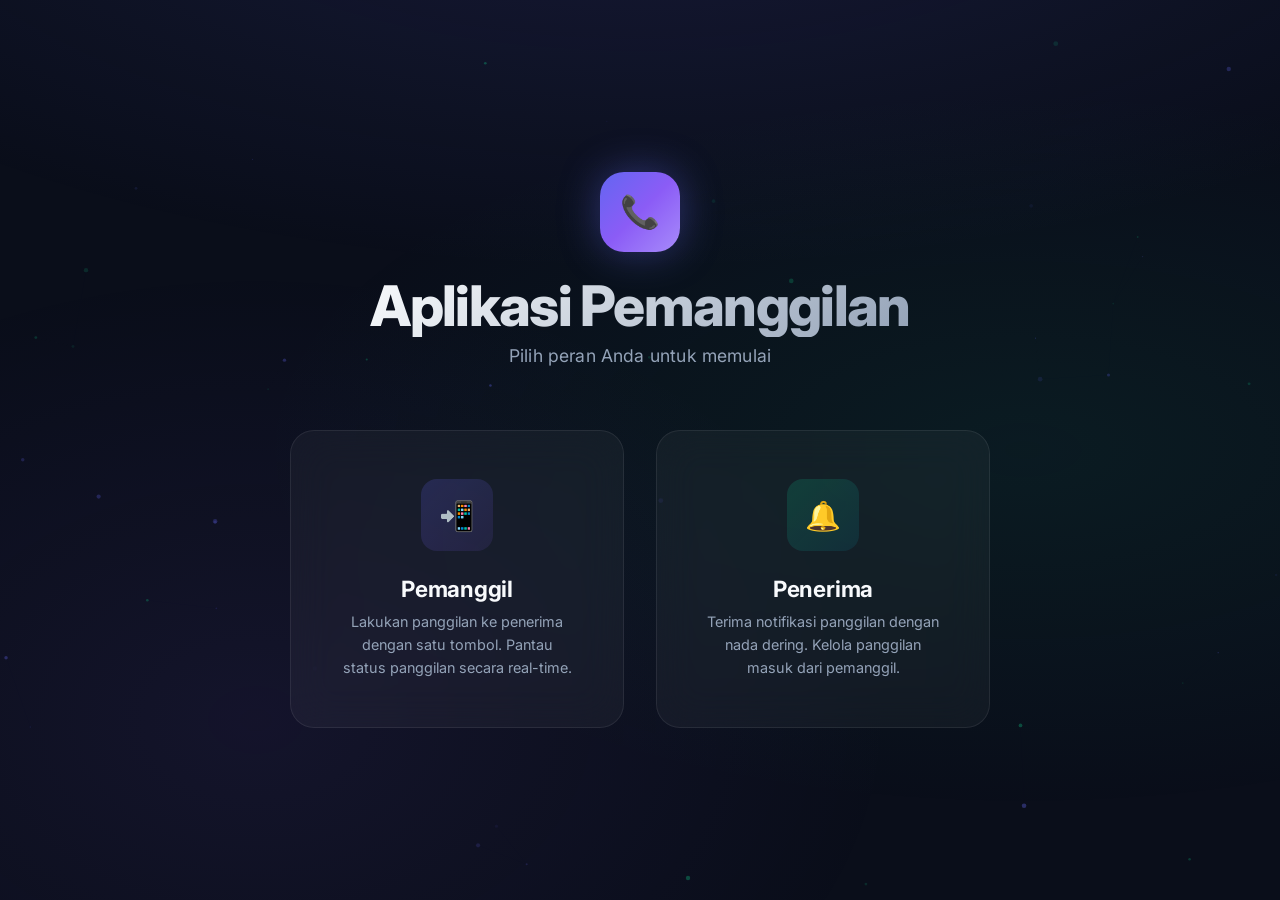
<file: AplikasiPemanggilan/index.html>
<!DOCTYPE html>
<html lang="id">
<head>
  <meta charset="UTF-8">
  <meta name="viewport" content="width=device-width, initial-scale=1.0">
  <meta name="description" content="Aplikasi Pemanggilan - Sistem panggilan real-time antara pemanggil dan penerima">
  <title>Aplikasi Pemanggilan</title>
  <link rel="stylesheet" href="css/style.css">
</head>
<body>
  <div class="app-container">
    <!-- Landing Header -->
    <header class="landing-header">
      <div class="landing-logo" id="landing-logo">
        📞
      </div>
      <h1 class="landing-title">Aplikasi Pemanggilan</h1>
      <p class="landing-subtitle">Pilih peran Anda untuk memulai</p>
    </header>

    <!-- Role Selection Cards -->
    <div class="role-cards">
      <a href="pemanggil.html" class="role-card caller" id="role-caller">
        <div class="role-icon">📲</div>
        <h2 class="role-card-title">Pemanggil</h2>
        <p class="role-card-desc">
          Lakukan panggilan ke penerima dengan satu tombol. 
          Pantau status panggilan secara real-time.
        </p>
      </a>

      <a href="penerima.html" class="role-card receiver" id="role-receiver">
        <div class="role-icon">🔔</div>
        <h2 class="role-card-title">Penerima</h2>
        <p class="role-card-desc">
          Terima notifikasi panggilan dengan nada dering. 
          Kelola panggilan masuk dari pemanggil.
        </p>
      </a>
    </div>
  </div>

  <!-- Floating particles for visual appeal -->
  <canvas id="particles-canvas"></canvas>

  <script>
    // Simple particle animation background
    const canvas = document.getElementById('particles-canvas');
    const ctx = canvas.getContext('2d');

    canvas.style.position = 'fixed';
    canvas.style.top = '0';
    canvas.style.left = '0';
    canvas.style.width = '100%';
    canvas.style.height = '100%';
    canvas.style.pointerEvents = 'none';
    canvas.style.zIndex = '0';

    let particles = [];
    const PARTICLE_COUNT = 50;

    function resize() {
      canvas.width = window.innerWidth;
      canvas.height = window.innerHeight;
    }

    function createParticle() {
      return {
        x: Math.random() * canvas.width,
        y: Math.random() * canvas.height,
        vx: (Math.random() - 0.5) * 0.3,
        vy: (Math.random() - 0.5) * 0.3,
        size: Math.random() * 2 + 0.5,
        opacity: Math.random() * 0.3 + 0.05,
        color: Math.random() > 0.5 ? '99, 102, 241' : '16, 185, 129'
      };
    }

    function initParticles() {
      particles = [];
      for (let i = 0; i < PARTICLE_COUNT; i++) {
        particles.push(createParticle());
      }
    }

    function animate() {
      ctx.clearRect(0, 0, canvas.width, canvas.height);

      particles.forEach(p => {
        p.x += p.vx;
        p.y += p.vy;

        if (p.x < 0 || p.x > canvas.width) p.vx *= -1;
        if (p.y < 0 || p.y > canvas.height) p.vy *= -1;

        ctx.beginPath();
        ctx.arc(p.x, p.y, p.size, 0, Math.PI * 2);
        ctx.fillStyle = `rgba(${p.color}, ${p.opacity})`;
        ctx.fill();
      });

      // Draw connections
      for (let i = 0; i < particles.length; i++) {
        for (let j = i + 1; j < particles.length; j++) {
          const dx = particles[i].x - particles[j].x;
          const dy = particles[i].y - particles[j].y;
          const dist = Math.sqrt(dx * dx + dy * dy);

          if (dist < 150) {
            ctx.beginPath();
            ctx.moveTo(particles[i].x, particles[i].y);
            ctx.lineTo(particles[j].x, particles[j].y);
            ctx.strokeStyle = `rgba(148, 163, 184, ${0.03 * (1 - dist / 150)})`;
            ctx.lineWidth = 0.5;
            ctx.stroke();
          }
        }
      }

      requestAnimationFrame(animate);
    }

    window.addEventListener('resize', resize);
    resize();
    initParticles();
    animate();
  </script>
</body>
</html>
</file>
<file: AplikasiPemanggilan/css/style.css>
/* ================================================
   APLIKASI PEMANGGILAN - Design System
   Modern Glassmorphism + Dark Theme
   ================================================ */

/* Google Fonts */
@import url('https://fonts.googleapis.com/css2?family=Inter:wght@300;400;500;600;700;800;900&family=JetBrains+Mono:wght@400;500&display=swap');

/* CSS Custom Properties */
:root {
  /* Color Palette */
  --bg-primary: #0a0e1a;
  --bg-secondary: #111827;
  --bg-card: rgba(17, 24, 39, 0.6);
  --bg-glass: rgba(255, 255, 255, 0.04);
  --bg-glass-hover: rgba(255, 255, 255, 0.08);
  
  --accent-caller: #6366f1;
  --accent-caller-light: #818cf8;
  --accent-caller-glow: rgba(99, 102, 241, 0.4);
  --accent-caller-gradient: linear-gradient(135deg, #6366f1, #8b5cf6, #a78bfa);
  
  --accent-receiver: #10b981;
  --accent-receiver-light: #34d399;
  --accent-receiver-glow: rgba(16, 185, 129, 0.4);
  --accent-receiver-gradient: linear-gradient(135deg, #10b981, #06b6d4, #22d3ee);
  
  --accent-danger: #ef4444;
  --accent-danger-light: #f87171;
  --accent-danger-glow: rgba(239, 68, 68, 0.4);
  
  --accent-warning: #f59e0b;
  --accent-warning-light: #fbbf24;
  
  --text-primary: #f8fafc;
  --text-secondary: #94a3b8;
  --text-muted: #64748b;
  
  --border-color: rgba(255, 255, 255, 0.08);
  --border-glow: rgba(255, 255, 255, 0.15);
  
  /* Spacing */
  --space-xs: 0.25rem;
  --space-sm: 0.5rem;
  --space-md: 1rem;
  --space-lg: 1.5rem;
  --space-xl: 2rem;
  --space-2xl: 3rem;
  --space-3xl: 4rem;
  
  /* Typography */
  --font-primary: 'Inter', -apple-system, BlinkMacSystemFont, sans-serif;
  --font-mono: 'JetBrains Mono', monospace;
  
  /* Borders */
  --radius-sm: 8px;
  --radius-md: 12px;
  --radius-lg: 16px;
  --radius-xl: 24px;
  --radius-full: 9999px;
  
  /* Shadows */
  --shadow-sm: 0 2px 8px rgba(0, 0, 0, 0.3);
  --shadow-md: 0 4px 16px rgba(0, 0, 0, 0.4);
  --shadow-lg: 0 8px 32px rgba(0, 0, 0, 0.5);
  --shadow-xl: 0 16px 64px rgba(0, 0, 0, 0.6);
  
  /* Transitions */
  --transition-fast: 150ms cubic-bezier(0.4, 0, 0.2, 1);
  --transition-base: 250ms cubic-bezier(0.4, 0, 0.2, 1);
  --transition-slow: 400ms cubic-bezier(0.4, 0, 0.2, 1);
  --transition-spring: 500ms cubic-bezier(0.34, 1.56, 0.64, 1);
}

/* ================================================
   RESET & BASE
   ================================================ */
*, *::before, *::after {
  margin: 0;
  padding: 0;
  box-sizing: border-box;
}

html {
  font-size: 16px;
  scroll-behavior: smooth;
  -webkit-font-smoothing: antialiased;
  -moz-osx-font-smoothing: grayscale;
}

body {
  font-family: var(--font-primary);
  background: var(--bg-primary);
  color: var(--text-primary);
  min-height: 100vh;
  overflow-x: hidden;
  position: relative;
}

/* Animated Background */
body::before {
  content: '';
  position: fixed;
  top: 0;
  left: 0;
  width: 100%;
  height: 100%;
  background: 
    radial-gradient(ellipse 80% 50% at 50% -20%, rgba(99, 102, 241, 0.15), transparent),
    radial-gradient(ellipse 60% 40% at 80% 50%, rgba(16, 185, 129, 0.08), transparent),
    radial-gradient(ellipse 50% 50% at 20% 80%, rgba(139, 92, 246, 0.08), transparent);
  pointer-events: none;
  z-index: 0;
}

body.caller-theme::before {
  background: 
    radial-gradient(ellipse 80% 50% at 50% -20%, rgba(99, 102, 241, 0.2), transparent),
    radial-gradient(ellipse 60% 40% at 80% 50%, rgba(139, 92, 246, 0.12), transparent),
    radial-gradient(ellipse 50% 50% at 20% 80%, rgba(99, 102, 241, 0.08), transparent);
}

body.receiver-theme::before {
  background: 
    radial-gradient(ellipse 80% 50% at 50% -20%, rgba(16, 185, 129, 0.2), transparent),
    radial-gradient(ellipse 60% 40% at 80% 50%, rgba(6, 182, 212, 0.12), transparent),
    radial-gradient(ellipse 50% 50% at 20% 80%, rgba(16, 185, 129, 0.08), transparent);
}

/* ================================================
   LAYOUT
   ================================================ */
.app-container {
  position: relative;
  z-index: 1;
  min-height: 100vh;
  display: flex;
  flex-direction: column;
  align-items: center;
  justify-content: center;
  padding: var(--space-xl);
}

/* ================================================
   LANDING PAGE
   ================================================ */
.landing-header {
  text-align: center;
  margin-bottom: var(--space-3xl);
  animation: fadeInUp 0.8s ease-out;
}

.landing-logo {
  width: 80px;
  height: 80px;
  border-radius: var(--radius-xl);
  background: var(--accent-caller-gradient);
  display: flex;
  align-items: center;
  justify-content: center;
  margin: 0 auto var(--space-lg);
  font-size: 2rem;
  box-shadow: 0 0 40px var(--accent-caller-glow);
  animation: pulse-glow 3s ease-in-out infinite;
}

.landing-title {
  font-size: clamp(2rem, 5vw, 3.5rem);
  font-weight: 800;
  letter-spacing: -0.03em;
  background: linear-gradient(135deg, #f8fafc, #94a3b8);
  -webkit-background-clip: text;
  -webkit-text-fill-color: transparent;
  background-clip: text;
  line-height: 1.1;
  margin-bottom: var(--space-sm);
}

.landing-subtitle {
  font-size: 1.1rem;
  color: var(--text-secondary);
  font-weight: 400;
  letter-spacing: 0.01em;
}

/* Role Selection Cards */
.role-cards {
  display: grid;
  grid-template-columns: repeat(auto-fit, minmax(280px, 1fr));
  gap: var(--space-xl);
  max-width: 700px;
  width: 100%;
  animation: fadeInUp 0.8s ease-out 0.2s both;
}

.role-card {
  position: relative;
  background: var(--bg-glass);
  backdrop-filter: blur(20px);
  -webkit-backdrop-filter: blur(20px);
  border: 1px solid var(--border-color);
  border-radius: var(--radius-xl);
  padding: var(--space-2xl);
  text-align: center;
  cursor: pointer;
  transition: all var(--transition-slow);
  overflow: hidden;
  text-decoration: none;
  color: inherit;
  display: block;
}

.role-card::before {
  content: '';
  position: absolute;
  top: 0;
  left: 0;
  right: 0;
  height: 3px;
  border-radius: var(--radius-xl) var(--radius-xl) 0 0;
  opacity: 0;
  transition: opacity var(--transition-base);
}

.role-card:hover {
  transform: translateY(-8px) scale(1.02);
  border-color: var(--border-glow);
  box-shadow: var(--shadow-xl);
}

.role-card:hover::before {
  opacity: 1;
}

.role-card.caller::before {
  background: var(--accent-caller-gradient);
}

.role-card.receiver::before {
  background: var(--accent-receiver-gradient);
}

.role-card:hover.caller {
  box-shadow: var(--shadow-xl), 0 0 60px var(--accent-caller-glow);
}

.role-card:hover.receiver {
  box-shadow: var(--shadow-xl), 0 0 60px var(--accent-receiver-glow);
}

.role-icon {
  width: 72px;
  height: 72px;
  border-radius: var(--radius-lg);
  display: flex;
  align-items: center;
  justify-content: center;
  margin: 0 auto var(--space-lg);
  font-size: 1.8rem;
  transition: all var(--transition-slow);
}

.role-card.caller .role-icon {
  background: linear-gradient(135deg, rgba(99, 102, 241, 0.2), rgba(139, 92, 246, 0.1));
  color: var(--accent-caller-light);
}

.role-card.receiver .role-icon {
  background: linear-gradient(135deg, rgba(16, 185, 129, 0.2), rgba(6, 182, 212, 0.1));
  color: var(--accent-receiver-light);
}

.role-card:hover .role-icon {
  transform: scale(1.1);
}

.role-card-title {
  font-size: 1.4rem;
  font-weight: 700;
  margin-bottom: var(--space-sm);
  letter-spacing: -0.01em;
}

.role-card-desc {
  font-size: 0.9rem;
  color: var(--text-secondary);
  line-height: 1.6;
}

/* ================================================
   DASHBOARD LAYOUT
   ================================================ */
.dashboard {
  width: 100%;
  max-width: 900px;
  margin: 0 auto;
}

.dashboard-header {
  display: flex;
  align-items: center;
  justify-content: space-between;
  padding: var(--space-lg) 0;
  margin-bottom: var(--space-xl);
  animation: fadeInUp 0.6s ease-out;
}

.dashboard-brand {
  display: flex;
  align-items: center;
  gap: var(--space-md);
}

.dashboard-brand-icon {
  width: 44px;
  height: 44px;
  border-radius: var(--radius-md);
  display: flex;
  align-items: center;
  justify-content: center;
  font-size: 1.2rem;
}

.caller-theme .dashboard-brand-icon {
  background: linear-gradient(135deg, rgba(99, 102, 241, 0.2), rgba(139, 92, 246, 0.1));
  color: var(--accent-caller-light);
}

.receiver-theme .dashboard-brand-icon {
  background: linear-gradient(135deg, rgba(16, 185, 129, 0.2), rgba(6, 182, 212, 0.1));
  color: var(--accent-receiver-light);
}

.dashboard-brand-text {
  font-size: 1.1rem;
  font-weight: 600;
  letter-spacing: -0.01em;
}

.dashboard-brand-role {
  font-size: 0.75rem;
  color: var(--text-muted);
  text-transform: uppercase;
  letter-spacing: 0.08em;
  font-weight: 500;
}

.btn-back {
  display: flex;
  align-items: center;
  gap: var(--space-sm);
  padding: var(--space-sm) var(--space-md);
  background: var(--bg-glass);
  border: 1px solid var(--border-color);
  border-radius: var(--radius-full);
  color: var(--text-secondary);
  font-size: 0.85rem;
  font-family: var(--font-primary);
  cursor: pointer;
  transition: all var(--transition-base);
  text-decoration: none;
}

.btn-back:hover {
  background: var(--bg-glass-hover);
  color: var(--text-primary);
  border-color: var(--border-glow);
}

/* ================================================
   STATUS CARDS
   ================================================ */
.status-grid {
  display: grid;
  grid-template-columns: repeat(auto-fit, minmax(200px, 1fr));
  gap: var(--space-md);
  margin-bottom: var(--space-xl);
  animation: fadeInUp 0.6s ease-out 0.1s both;
}

.status-card {
  background: var(--bg-glass);
  backdrop-filter: blur(20px);
  -webkit-backdrop-filter: blur(20px);
  border: 1px solid var(--border-color);
  border-radius: var(--radius-lg);
  padding: var(--space-lg);
  transition: all var(--transition-base);
}

.status-card:hover {
  border-color: var(--border-glow);
}

.status-card-label {
  font-size: 0.75rem;
  color: var(--text-muted);
  text-transform: uppercase;
  letter-spacing: 0.08em;
  font-weight: 500;
  margin-bottom: var(--space-sm);
}

.status-card-value {
  font-size: 1.5rem;
  font-weight: 700;
  letter-spacing: -0.02em;
}

.status-dot {
  display: inline-block;
  width: 8px;
  height: 8px;
  border-radius: 50%;
  margin-right: var(--space-sm);
  animation: pulse-dot 2s ease-in-out infinite;
}

.status-dot.online { background: var(--accent-receiver); box-shadow: 0 0 8px var(--accent-receiver-glow); }
.status-dot.offline { background: var(--text-muted); }
.status-dot.calling { background: var(--accent-warning); box-shadow: 0 0 8px rgba(245, 158, 11, 0.4); }

/* ================================================
   CALL BUTTON (Pemanggil)
   ================================================ */
.call-section {
  display: flex;
  flex-direction: column;
  align-items: center;
  justify-content: center;
  padding: var(--space-3xl) 0;
  animation: fadeInUp 0.6s ease-out 0.2s both;
}

.call-btn-wrapper {
  position: relative;
  margin-bottom: var(--space-2xl);
}

.call-btn {
  position: relative;
  width: 180px;
  height: 180px;
  border-radius: 50%;
  border: none;
  cursor: pointer;
  background: var(--accent-caller-gradient);
  color: white;
  font-size: 3rem;
  display: flex;
  align-items: center;
  justify-content: center;
  transition: all var(--transition-slow);
  box-shadow: 0 0 40px var(--accent-caller-glow), 0 8px 32px rgba(0, 0, 0, 0.3);
  z-index: 2;
  outline: none;
}

.call-btn:hover {
  transform: scale(1.08);
  box-shadow: 0 0 80px var(--accent-caller-glow), 0 8px 40px rgba(0, 0, 0, 0.4);
}

.call-btn:active {
  transform: scale(0.95);
}

.call-btn.calling {
  background: linear-gradient(135deg, var(--accent-danger), #dc2626);
  box-shadow: 0 0 60px var(--accent-danger-glow), 0 8px 32px rgba(0, 0, 0, 0.3);
  animation: call-pulse 1.5s ease-in-out infinite;
}

.call-btn.calling:hover {
  box-shadow: 0 0 80px var(--accent-danger-glow), 0 8px 40px rgba(0, 0, 0, 0.4);
}

/* Ripple rings */
.call-ripple {
  position: absolute;
  top: 50%;
  left: 50%;
  width: 180px;
  height: 180px;
  border-radius: 50%;
  transform: translate(-50%, -50%);
  border: 2px solid var(--accent-caller-light);
  opacity: 0;
  z-index: 1;
}

.call-btn.calling ~ .call-ripple {
  border-color: var(--accent-danger-light);
}

.call-ripple.active {
  animation: ripple-expand 2s ease-out infinite;
}

.call-ripple:nth-child(3) { animation-delay: 0.5s; }
.call-ripple:nth-child(4) { animation-delay: 1s; }

.call-status-text {
  font-size: 1.1rem;
  color: var(--text-secondary);
  font-weight: 500;
  text-align: center;
}

.call-status-text.active {
  color: var(--accent-danger-light);
  animation: text-pulse 1.5s ease-in-out infinite;
}

/* ================================================
   RECEIVER NOTIFICATION
   ================================================ */
.receiver-section {
  display: flex;
  flex-direction: column;
  align-items: center;
  justify-content: center;
  padding: var(--space-3xl) 0;
  animation: fadeInUp 0.6s ease-out 0.2s both;
}

.receiver-idle {
  text-align: center;
}

.receiver-idle-icon {
  width: 120px;
  height: 120px;
  border-radius: 50%;
  background: var(--bg-glass);
  border: 2px solid var(--border-color);
  display: flex;
  align-items: center;
  justify-content: center;
  margin: 0 auto var(--space-xl);
  font-size: 3rem;
  color: var(--text-muted);
  animation: float 4s ease-in-out infinite;
}

.receiver-idle-text {
  font-size: 1.2rem;
  color: var(--text-secondary);
  font-weight: 500;
  margin-bottom: var(--space-sm);
}

.receiver-idle-sub {
  font-size: 0.9rem;
  color: var(--text-muted);
}

/* Incoming call notification */
.incoming-call {
  display: none;
  flex-direction: column;
  align-items: center;
  text-align: center;
  animation: fadeInScale 0.5s var(--transition-spring);
}

.incoming-call.active {
  display: flex;
}

.incoming-call-icon {
  width: 140px;
  height: 140px;
  border-radius: 50%;
  background: linear-gradient(135deg, rgba(16, 185, 129, 0.2), rgba(6, 182, 212, 0.15));
  border: 2px solid var(--accent-receiver);
  display: flex;
  align-items: center;
  justify-content: center;
  margin-bottom: var(--space-xl);
  font-size: 3.5rem;
  color: var(--accent-receiver-light);
  animation: ring-shake 0.5s ease-in-out infinite, ring-glow 2s ease-in-out infinite;
  box-shadow: 0 0 40px var(--accent-receiver-glow);
}

.incoming-call-title {
  font-size: 1.8rem;
  font-weight: 700;
  margin-bottom: var(--space-sm);
  background: var(--accent-receiver-gradient);
  -webkit-background-clip: text;
  -webkit-text-fill-color: transparent;
  background-clip: text;
}

.incoming-call-sub {
  font-size: 1rem;
  color: var(--text-secondary);
  margin-bottom: var(--space-2xl);
}

.incoming-call-timer {
  font-size: 0.9rem;
  color: var(--text-muted);
  font-family: var(--font-mono);
  margin-bottom: var(--space-xl);
}

.incoming-call-actions {
  display: flex;
  gap: var(--space-lg);
}

.btn-answer {
  width: 64px;
  height: 64px;
  border-radius: 50%;
  border: none;
  background: linear-gradient(135deg, var(--accent-receiver), #059669);
  color: white;
  font-size: 1.5rem;
  cursor: pointer;
  transition: all var(--transition-base);
  box-shadow: 0 0 20px var(--accent-receiver-glow);
  display: flex;
  align-items: center;
  justify-content: center;
}

.btn-answer:hover {
  transform: scale(1.15);
  box-shadow: 0 0 40px var(--accent-receiver-glow);
}

.btn-reject {
  width: 64px;
  height: 64px;
  border-radius: 50%;
  border: none;
  background: linear-gradient(135deg, var(--accent-danger), #dc2626);
  color: white;
  font-size: 1.5rem;
  cursor: pointer;
  transition: all var(--transition-base);
  box-shadow: 0 0 20px var(--accent-danger-glow);
  display: flex;
  align-items: center;
  justify-content: center;
}

.btn-reject:hover {
  transform: scale(1.15);
  box-shadow: 0 0 40px var(--accent-danger-glow);
}

/* ================================================
   CALLER NAME SETTINGS
   ================================================ */
.settings-panel {
  background: var(--bg-glass);
  backdrop-filter: blur(20px);
  -webkit-backdrop-filter: blur(20px);
  border: 1px solid var(--border-color);
  border-radius: var(--radius-xl);
  padding: var(--space-xl);
  margin-bottom: var(--space-xl);
  width: 100%;
  animation: fadeInUp 0.6s ease-out 0.15s both;
}

.settings-title {
  font-size: 1rem;
  font-weight: 600;
  margin-bottom: var(--space-lg);
  display: flex;
  align-items: center;
  gap: var(--space-sm);
}

.settings-form {
  display: flex;
  gap: var(--space-md);
  align-items: stretch;
}

.settings-input-wrapper {
  flex: 1;
  position: relative;
}

.settings-input {
  width: 100%;
  padding: var(--space-md) var(--space-lg);
  background: rgba(255, 255, 255, 0.05);
  border: 1px solid var(--border-color);
  border-radius: var(--radius-md);
  color: var(--text-primary);
  font-family: var(--font-primary);
  font-size: 0.95rem;
  outline: none;
  transition: all var(--transition-base);
}

.settings-input::placeholder {
  color: var(--text-muted);
}

.settings-input:focus {
  border-color: var(--accent-caller-light);
  box-shadow: 0 0 0 3px rgba(99, 102, 241, 0.15);
  background: rgba(255, 255, 255, 0.08);
}

.settings-btn {
  padding: var(--space-md) var(--space-xl);
  background: var(--accent-caller-gradient);
  border: none;
  border-radius: var(--radius-md);
  color: white;
  font-family: var(--font-primary);
  font-size: 0.9rem;
  font-weight: 600;
  cursor: pointer;
  transition: all var(--transition-base);
  white-space: nowrap;
  display: flex;
  align-items: center;
  gap: var(--space-sm);
}

.settings-btn:hover {
  transform: translateY(-2px);
  box-shadow: 0 4px 16px var(--accent-caller-glow);
}

.settings-btn:active {
  transform: translateY(0);
}

.settings-btn.saved {
  background: linear-gradient(135deg, var(--accent-receiver), #059669);
  pointer-events: none;
}

.caller-name-display {
  display: none;
  align-items: center;
  gap: var(--space-md);
  margin-top: var(--space-md);
  padding: var(--space-md) var(--space-lg);
  background: linear-gradient(135deg, rgba(99, 102, 241, 0.1), rgba(139, 92, 246, 0.05));
  border: 1px solid rgba(99, 102, 241, 0.2);
  border-radius: var(--radius-md);
  animation: fadeInUp 0.3s ease-out;
}

.caller-name-display.active {
  display: flex;
}

.caller-name-avatar {
  width: 40px;
  height: 40px;
  border-radius: 50%;
  background: var(--accent-caller-gradient);
  display: flex;
  align-items: center;
  justify-content: center;
  font-size: 1rem;
  font-weight: 700;
  color: white;
  flex-shrink: 0;
}

.caller-name-info {
  flex: 1;
  min-width: 0;
}

.caller-name-label {
  font-size: 0.7rem;
  color: var(--text-muted);
  text-transform: uppercase;
  letter-spacing: 0.06em;
  font-weight: 500;
}

.caller-name-value {
  font-size: 1rem;
  font-weight: 600;
  color: var(--text-primary);
  white-space: nowrap;
  overflow: hidden;
  text-overflow: ellipsis;
}

.caller-name-edit {
  padding: var(--space-xs) var(--space-md);
  background: transparent;
  border: 1px solid var(--border-color);
  border-radius: var(--radius-full);
  color: var(--text-secondary);
  font-size: 0.75rem;
  font-family: var(--font-primary);
  cursor: pointer;
  transition: all var(--transition-base);
  white-space: nowrap;
}

.caller-name-edit:hover {
  border-color: var(--accent-caller-light);
  color: var(--accent-caller-light);
}

/* Incoming call caller name display (receiver side) */
.incoming-caller-name {
  font-size: 1.3rem;
  font-weight: 700;
  color: var(--text-primary);
  margin-bottom: var(--space-xs);
  letter-spacing: -0.01em;
}

.incoming-caller-avatar {
  width: 64px;
  height: 64px;
  border-radius: 50%;
  background: var(--accent-caller-gradient);
  display: flex;
  align-items: center;
  justify-content: center;
  font-size: 1.6rem;
  font-weight: 700;
  color: white;
  margin: 0 auto var(--space-md);
  box-shadow: 0 4px 16px var(--accent-caller-glow);
}

@media (max-width: 768px) {
  .settings-form {
    flex-direction: column;
  }

  .settings-btn {
    justify-content: center;
  }
}

/* ================================================
   CALL LOG
   ================================================ */
.call-log {
  background: var(--bg-glass);
  backdrop-filter: blur(20px);
  -webkit-backdrop-filter: blur(20px);
  border: 1px solid var(--border-color);
  border-radius: var(--radius-xl);
  padding: var(--space-xl);
  margin-top: var(--space-xl);
  width: 100%;
  animation: fadeInUp 0.6s ease-out 0.3s both;
}

.call-log-title {
  font-size: 1rem;
  font-weight: 600;
  margin-bottom: var(--space-lg);
  display: flex;
  align-items: center;
  gap: var(--space-sm);
}

.call-log-list {
  list-style: none;
  display: flex;
  flex-direction: column;
  gap: var(--space-sm);
}

.call-log-item {
  display: flex;
  align-items: center;
  justify-content: space-between;
  padding: var(--space-md);
  border-radius: var(--radius-md);
  background: rgba(255, 255, 255, 0.02);
  border: 1px solid transparent;
  transition: all var(--transition-base);
}

.call-log-item:hover {
  background: rgba(255, 255, 255, 0.04);
  border-color: var(--border-color);
}

.call-log-item-left {
  display: flex;
  align-items: center;
  gap: var(--space-md);
}

.call-log-item-icon {
  width: 36px;
  height: 36px;
  border-radius: var(--radius-sm);
  display: flex;
  align-items: center;
  justify-content: center;
  font-size: 0.9rem;
}

.call-log-item-icon.outgoing {
  background: rgba(99, 102, 241, 0.15);
  color: var(--accent-caller-light);
}

.call-log-item-icon.incoming {
  background: rgba(16, 185, 129, 0.15);
  color: var(--accent-receiver-light);
}

.call-log-item-icon.missed {
  background: rgba(239, 68, 68, 0.15);
  color: var(--accent-danger-light);
}

.call-log-item-text {
  font-size: 0.9rem;
  font-weight: 500;
}

.call-log-item-time {
  font-size: 0.8rem;
  color: var(--text-muted);
  font-family: var(--font-mono);
}

.call-log-empty {
  text-align: center;
  padding: var(--space-xl);
  color: var(--text-muted);
  font-size: 0.9rem;
}

/* ================================================
   TOAST NOTIFICATION
   ================================================ */
.toast-container {
  position: fixed;
  top: var(--space-xl);
  right: var(--space-xl);
  z-index: 1000;
  display: flex;
  flex-direction: column;
  gap: var(--space-sm);
}

.toast {
  background: var(--bg-secondary);
  backdrop-filter: blur(20px);
  -webkit-backdrop-filter: blur(20px);
  border: 1px solid var(--border-color);
  border-radius: var(--radius-md);
  padding: var(--space-md) var(--space-lg);
  display: flex;
  align-items: center;
  gap: var(--space-md);
  min-width: 300px;
  box-shadow: var(--shadow-lg);
  animation: slideInRight 0.4s var(--transition-spring);
  font-size: 0.9rem;
}

.toast.success { border-left: 3px solid var(--accent-receiver); }
.toast.error { border-left: 3px solid var(--accent-danger); }
.toast.info { border-left: 3px solid var(--accent-caller); }
.toast.warning { border-left: 3px solid var(--accent-warning); }

.toast.removing {
  animation: slideOutRight 0.3s ease-in forwards;
}

/* ================================================
   FULLSCREEN NOTIFICATION OVERLAY
   ================================================ */
.notification-overlay {
  display: none;
  position: fixed;
  top: 0;
  left: 0;
  width: 100%;
  height: 100%;
  background: rgba(10, 14, 26, 0.95);
  backdrop-filter: blur(30px);
  -webkit-backdrop-filter: blur(30px);
  z-index: 999;
  align-items: center;
  justify-content: center;
  flex-direction: column;
}

.notification-overlay.active {
  display: flex;
  animation: fadeIn 0.3s ease-out;
}

/* ================================================
   ANIMATIONS
   ================================================ */
@keyframes fadeIn {
  from { opacity: 0; }
  to { opacity: 1; }
}

@keyframes fadeInUp {
  from { opacity: 0; transform: translateY(30px); }
  to { opacity: 1; transform: translateY(0); }
}

@keyframes fadeInScale {
  from { opacity: 0; transform: scale(0.8); }
  to { opacity: 1; transform: scale(1); }
}

@keyframes pulse-glow {
  0%, 100% { box-shadow: 0 0 40px var(--accent-caller-glow); }
  50% { box-shadow: 0 0 60px var(--accent-caller-glow), 0 0 80px rgba(99, 102, 241, 0.2); }
}

@keyframes pulse-dot {
  0%, 100% { opacity: 1; }
  50% { opacity: 0.5; }
}

@keyframes ripple-expand {
  0% { 
    width: 180px; 
    height: 180px; 
    opacity: 0.6;
  }
  100% { 
    width: 350px; 
    height: 350px; 
    opacity: 0;
  }
}

@keyframes call-pulse {
  0%, 100% { transform: scale(1); }
  50% { transform: scale(1.05); }
}

@keyframes text-pulse {
  0%, 100% { opacity: 1; }
  50% { opacity: 0.6; }
}

@keyframes ring-shake {
  0% { transform: rotate(0deg); }
  10% { transform: rotate(15deg); }
  20% { transform: rotate(-15deg); }
  30% { transform: rotate(10deg); }
  40% { transform: rotate(-10deg); }
  50% { transform: rotate(5deg); }
  60% { transform: rotate(-5deg); }
  70% { transform: rotate(0deg); }
  100% { transform: rotate(0deg); }
}

@keyframes ring-glow {
  0%, 100% { 
    box-shadow: 0 0 40px var(--accent-receiver-glow);
    border-color: var(--accent-receiver);
  }
  50% { 
    box-shadow: 0 0 80px var(--accent-receiver-glow), 0 0 120px rgba(16, 185, 129, 0.2);
    border-color: var(--accent-receiver-light);
  }
}

@keyframes float {
  0%, 100% { transform: translateY(0); }
  50% { transform: translateY(-10px); }
}

@keyframes slideInRight {
  from { opacity: 0; transform: translateX(100px); }
  to { opacity: 1; transform: translateX(0); }
}

@keyframes slideOutRight {
  from { opacity: 1; transform: translateX(0); }
  to { opacity: 0; transform: translateX(100px); }
}

@keyframes spin {
  from { transform: rotate(0deg); }
  to { transform: rotate(360deg); }
}

/* ================================================
   RESPONSIVE
   ================================================ */
@media (max-width: 768px) {
  .app-container {
    padding: var(--space-md);
  }
  
  .role-cards {
    grid-template-columns: 1fr;
    gap: var(--space-md);
  }

  .role-card {
    padding: var(--space-xl);
  }

  .call-btn {
    width: 150px;
    height: 150px;
    font-size: 2.5rem;
  }

  .call-ripple {
    width: 150px;
    height: 150px;
  }

  @keyframes ripple-expand {
    0% { width: 150px; height: 150px; opacity: 0.6; }
    100% { width: 300px; height: 300px; opacity: 0; }
  }

  .dashboard-header {
    flex-direction: column;
    gap: var(--space-md);
    text-align: center;
  }

  .status-grid {
    grid-template-columns: 1fr;
  }

  .toast-container {
    left: var(--space-md);
    right: var(--space-md);
  }

  .toast {
    min-width: unset;
  }
}
</file>
